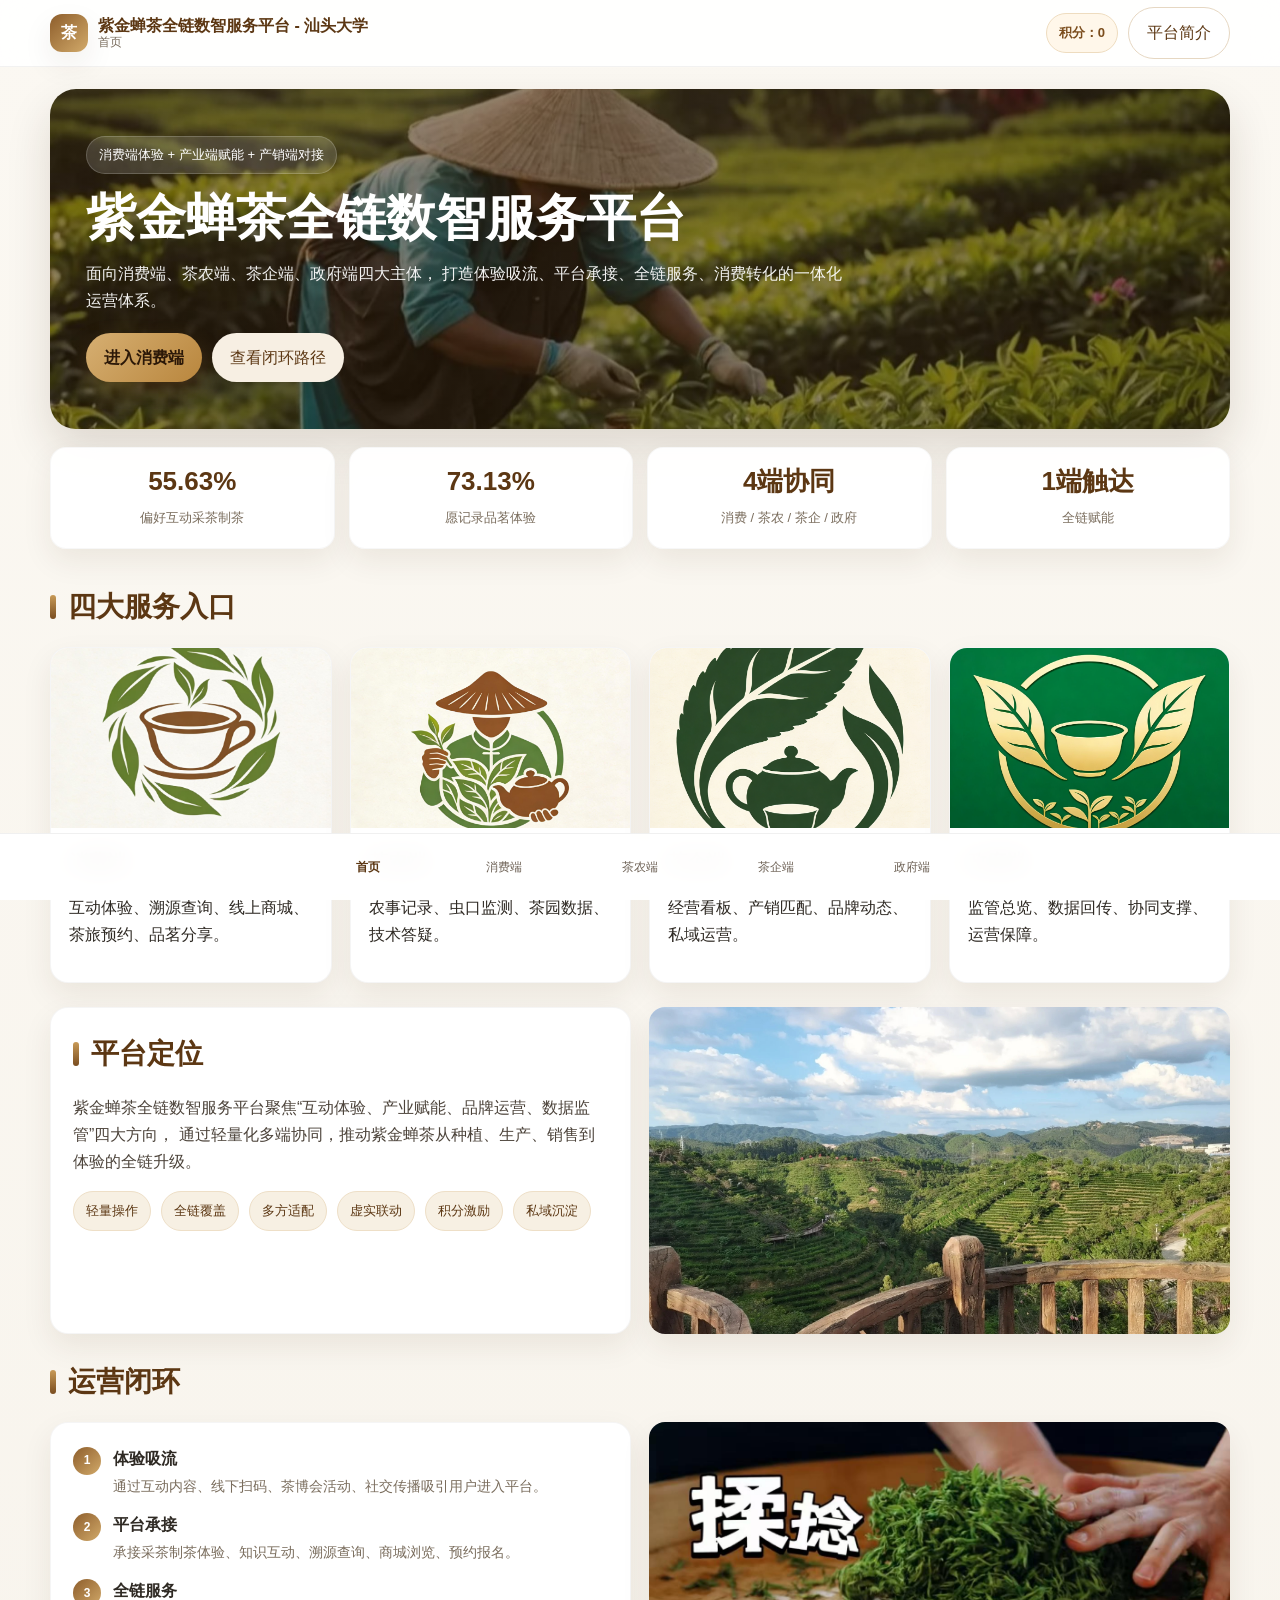
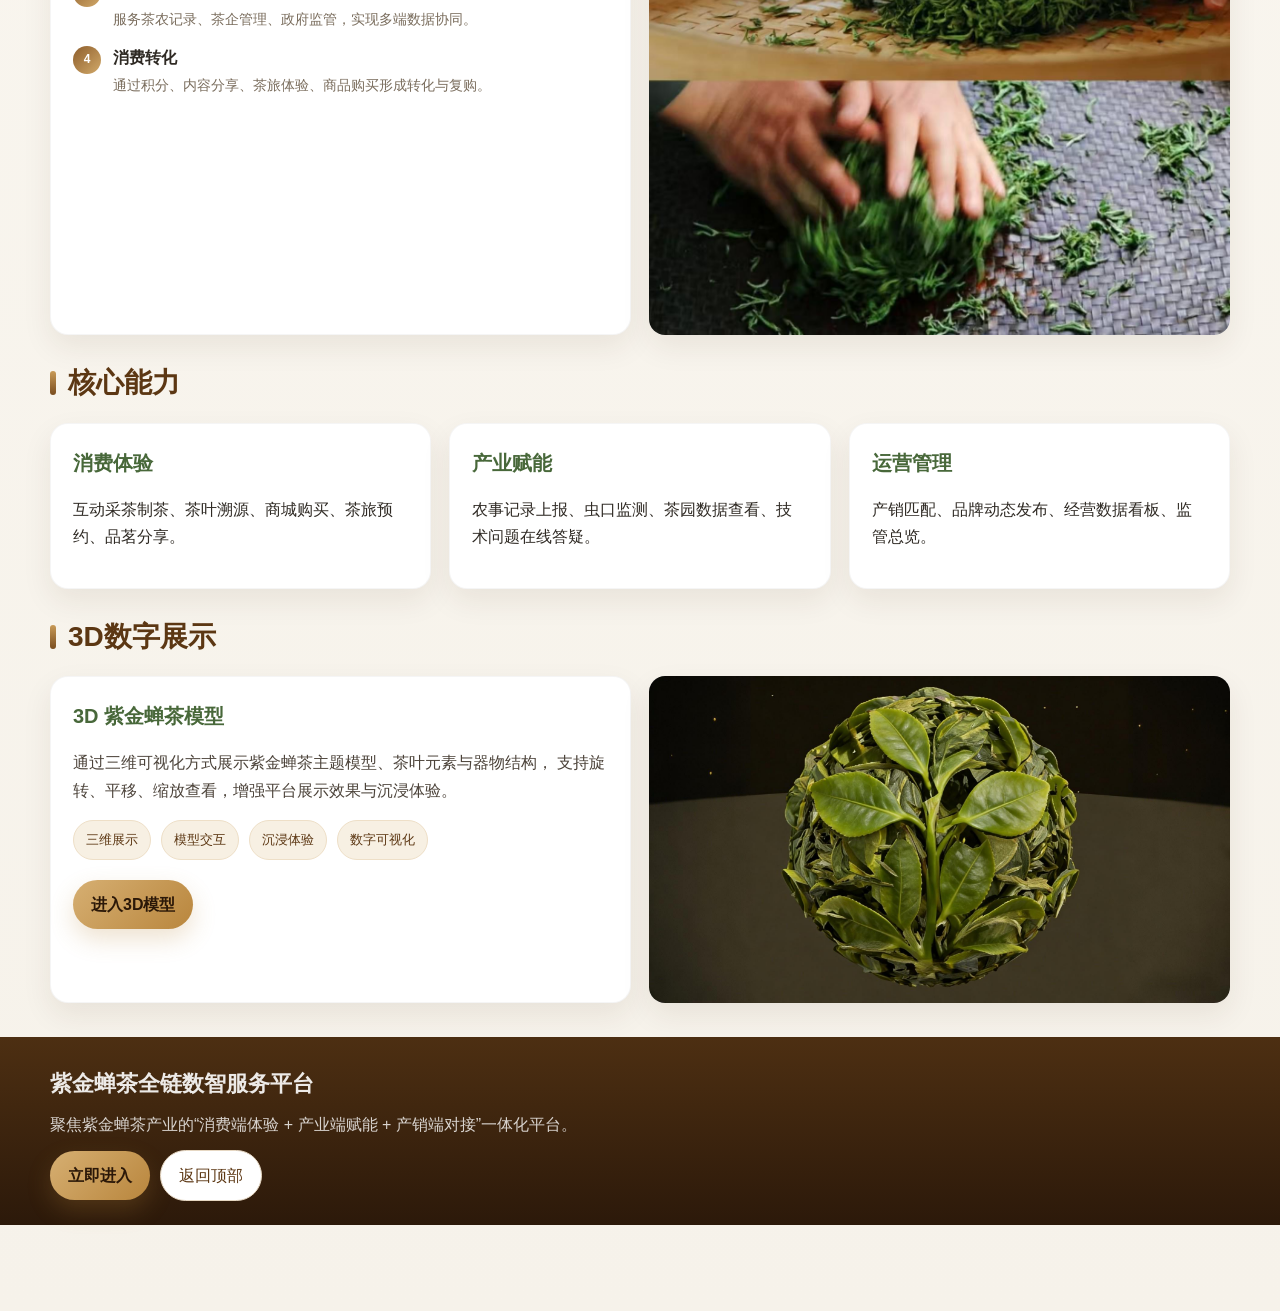
<file: index.html>
<!DOCTYPE html>
<html lang="zh-CN">
<head>
  <meta charset="UTF-8" />
  <meta name="viewport" content="width=device-width, initial-scale=1.0" />
  <title>紫金蝉茶全链数智服务平台 - 汕头大学</title>
  <link rel="stylesheet" href="style.css" />
</head>
<body data-page="home">
  <header class="topbar">
    <div class="topbar-inner">
      <div class="brand">
        <div class="brand-badge">茶</div>
        <div class="brand-text">
          紫金蝉茶全链数智服务平台 - 汕头大学
          <small>首页</small>
        </div>
      </div>
      <div class="top-actions">
        <div class="point-chip">积分：<span class="js-point-value">0</span></div>
        <button class="btn btn-outline" data-open-intro>平台简介</button>
      </div>
    </div>
  </header>

  <main>
    <section class="hero">
      <div class="container">
        <div class="hero-box" style="--hero-image:url('images/banner.jpg')">
          <div class="hero-content">
            <div class="hero-tag">消费端体验 + 产业端赋能 + 产销端对接</div>
            <h1>紫金蝉茶全链数智服务平台</h1>
            <p>
              面向消费端、茶农端、茶企端、政府端四大主体，
              打造体验吸流、平台承接、全链服务、消费转化的一体化运营体系。
            </p>
            <div class="top-actions" style="margin-top:18px;">
              <a class="btn btn-primary" href="consumer.html">进入消费端</a>
              <button class="btn btn-soft" data-home-flow>查看闭环路径</button>
            </div>
          </div>
        </div>

        <div class="stats">
          <div class="stat">
            <strong>55.63%</strong>
            <span>偏好互动采茶制茶</span>
          </div>
          <div class="stat">
            <strong>73.13%</strong>
            <span>愿记录品茗体验</span>
          </div>
          <div class="stat">
            <strong>4端协同</strong>
            <span>消费 / 茶农 / 茶企 / 政府</span>
          </div>
          <div class="stat">
            <strong>1端触达</strong>
            <span>全链赋能</span>
          </div>
        </div>
      </div>
    </section>

    <section class="section">
      <div class="container">
        <div class="section-title">
          <h2>四大服务入口</h2>
        </div>

        <div class="grid-4">
          <a class="portal-card" href="consumer.html">
            <img src="images/consumer.jpg" alt="消费端">
            <div class="portal-body">
              <h3>消费端</h3>
              <p>互动体验、溯源查询、线上商城、茶旅预约、品茗分享。</p>
            </div>
          </a>

          <a class="portal-card" href="farmer.html">
            <img src="images/farmer.jpg" alt="茶农端">
            <div class="portal-body">
              <h3>茶农端</h3>
              <p>农事记录、虫口监测、茶园数据、技术答疑。</p>
            </div>
          </a>

          <a class="portal-card" href="enterprise.html">
            <img src="images/enterprise.jpg" alt="茶企端">
            <div class="portal-body">
              <h3>茶企端</h3>
              <p>经营看板、产销匹配、品牌动态、私域运营。</p>
            </div>
          </a>

          <a class="portal-card" href="government.html">
            <img src="images/government.jpg" alt="政府端">
            <div class="portal-body">
              <h3>政府端</h3>
              <p>监管总览、数据回传、协同支撑、运营保障。</p>
            </div>
          </a>
        </div>
      </div>
    </section>

    <section class="section">
      <div class="container">
        <div class="grid-2">
          <div class="card">
            <div class="section-title">
              <h2>平台定位</h2>
            </div>
            <p class="lead">
              紫金蝉茶全链数智服务平台聚焦“互动体验、产业赋能、品牌运营、数据监管”四大方向，
              通过轻量化多端协同，推动紫金蝉茶从种植、生产、销售到体验的全链升级。
            </p>
            <div class="tag-list">
              <span class="tag">轻量操作</span>
              <span class="tag">全链覆盖</span>
              <span class="tag">多方适配</span>
              <span class="tag">虚实联动</span>
              <span class="tag">积分激励</span>
              <span class="tag">私域沉淀</span>
            </div>
          </div>

          <div class="card-image">
            <img src="images/garden.jpg" alt="茶园生态">
          </div>
        </div>
      </div>
    </section>

    <section class="section">
      <div class="container">
        <div class="section-title">
          <h2>运营闭环</h2>
        </div>

        <div class="grid-2">
          <div class="card">
            <div class="timeline">
              <div class="timeline-item">
                <div class="timeline-dot">1</div>
                <div><strong>体验吸流</strong><br><span class="subtle">通过互动内容、线下扫码、茶博会活动、社交传播吸引用户进入平台。</span></div>
              </div>
              <div class="timeline-item">
                <div class="timeline-dot">2</div>
                <div><strong>平台承接</strong><br><span class="subtle">承接采茶制茶体验、知识互动、溯源查询、商城浏览、预约报名。</span></div>
              </div>
              <div class="timeline-item">
                <div class="timeline-dot">3</div>
                <div><strong>全链服务</strong><br><span class="subtle">服务茶农记录、茶企管理、政府监管，实现多端数据协同。</span></div>
              </div>
              <div class="timeline-item">
                <div class="timeline-dot">4</div>
                <div><strong>消费转化</strong><br><span class="subtle">通过积分、内容分享、茶旅体验、商品购买形成转化与复购。</span></div>
              </div>
            </div>
          </div>

          <div class="card-image">
            <img src="images/process.jpg" alt="制茶工艺">
          </div>
        </div>
      </div>
    </section>

    <section class="section">
      <div class="container">
        <div class="section-title">
          <h2>核心能力</h2>
        </div>

        <div class="grid-3">
          <div class="card">
            <h3 class="mini-title">消费体验</h3>
            <p>互动采茶制茶、茶叶溯源、商城购买、茶旅预约、品茗分享。</p>
          </div>
          <div class="card">
            <h3 class="mini-title">产业赋能</h3>
            <p>农事记录上报、虫口监测、茶园数据查看、技术问题在线答疑。</p>
          </div>
          <div class="card">
            <h3 class="mini-title">运营管理</h3>
            <p>产销匹配、品牌动态发布、经营数据看板、监管总览。</p>
          </div>
        </div>
      </div>
    </section>

    <!-- 新增：3D模型展示入口 -->
    <section class="section">
      <div class="container">
        <div class="section-title">
          <h2>3D数字展示</h2>
        </div>

        <div class="grid-2">
          <div class="card">
            <h3 class="mini-title">3D 紫金蝉茶模型</h3>
            <p class="lead">
              通过三维可视化方式展示紫金蝉茶主题模型、茶叶元素与器物结构，
              支持旋转、平移、缩放查看，增强平台展示效果与沉浸体验。
            </p>
            <div class="tag-list">
              <span class="tag">三维展示</span>
              <span class="tag">模型交互</span>
              <span class="tag">沉浸体验</span>
              <span class="tag">数字可视化</span>
            </div>
            <div class="top-actions" style="margin-top:20px;">
              <a class="btn btn-primary" href="model.html">进入3D模型</a>
            </div>
          </div>

          <div class="card-image">
            <img src="images/model-cover.jpg" alt="3D紫金蝉茶模型">
          </div>
        </div>
      </div>
    </section>
  </main>

  <footer class="footer">
    <div class="container">
      <div class="footer-title">紫金蝉茶全链数智服务平台</div>
      <p>聚焦紫金蝉茶产业的“消费端体验 + 产业端赋能 + 产销端对接”一体化平台。</p>
      <div class="top-actions" style="margin-top:12px;">
        <a class="btn btn-primary" href="consumer.html">立即进入</a>
        <button class="btn btn-outline" data-scroll-top>返回顶部</button>
      </div>
    </div>
  </footer>

  <nav class="tabbar">
    <div class="tabbar-inner">
      <a href="index.html" class="active">首页</a>
      <a href="consumer.html">消费端</a>
      <a href="farmer.html">茶农端</a>
      <a href="enterprise.html">茶企端</a>
      <a href="government.html">政府端</a>
    </div>
  </nav>

  <div class="toast" id="toast"></div>

  <div class="modal" id="modal">
    <div class="modal-card">
      <div class="modal-head">
        <strong id="modalTitle">提示</strong>
        <button class="modal-close" id="modalClose">×</button>
      </div>
      <div class="modal-body" id="modalBody"></div>
    </div>
  </div>

  <script src="app.js"></script>
</body>
</html>
</file>
<file: style.css>
:root {
  --bg: #f6f2ea;
  --card: #ffffff;
  --text: #2f2a24;
  --muted: #7a6d5d;
  --line: #eadfce;
  --primary: #7a4d1f;
  --primary-dark: #5c3713;
  --accent: #c89a57;
  --green: #48683a;
  --green-soft: #edf5e8;
  --gold-soft: #f8f1e5;
  --danger: #b65942;
  --shadow: 0 12px 30px rgba(68, 44, 18, 0.08);
  --radius: 18px;
  --max: 1180px;
}

* {
  box-sizing: border-box;
}

html {
  scroll-behavior: smooth;
}

body {
  margin: 0;
  font-family: "Microsoft YaHei", "PingFang SC", Arial, sans-serif;
  background: linear-gradient(180deg, #fbf8f2, #f6f2ea);
  color: var(--text);
  line-height: 1.7;
  padding-bottom: 86px;
}

img {
  max-width: 100%;
  display: block;
}

a {
  text-decoration: none;
  color: inherit;
}

button,
input,
select,
textarea {
  font: inherit;
}

.container {
  width: min(94%, var(--max));
  margin: 0 auto;
}

/* 顶部 */
.topbar {
  position: sticky;
  top: 0;
  z-index: 100;
  backdrop-filter: blur(12px);
  background: rgba(255, 255, 255, 0.88);
  border-bottom: 1px solid rgba(0, 0, 0, 0.05);
}

.topbar-inner {
  min-height: 66px;
  display: flex;
  align-items: center;
  justify-content: space-between;
  gap: 16px;
  width: min(94%, var(--max));
  margin: 0 auto;
}

.brand {
  display: flex;
  align-items: center;
  gap: 10px;
  white-space: nowrap;
}

.brand-badge {
  width: 38px;
  height: 38px;
  border-radius: 12px;
  background: linear-gradient(135deg, #8d5d2b, #d2aa6a);
  color: #fff;
  display: grid;
  place-items: center;
  font-weight: 700;
  box-shadow: var(--shadow);
}

.brand-text {
  display: flex;
  flex-direction: column;
  line-height: 1.2;
  color: var(--primary-dark);
  font-weight: 700;
}

.brand-text small {
  font-weight: 400;
  color: var(--muted);
  font-size: 12px;
}

.top-actions {
  display: flex;
  align-items: center;
  gap: 10px;
  flex-wrap: wrap;
}

.point-chip {
  background: #fff7ea;
  color: #7b4d1d;
  border: 1px solid #eedcbf;
  border-radius: 999px;
  padding: 8px 12px;
  font-size: 13px;
  font-weight: 700;
}

.btn {
  border: 0;
  cursor: pointer;
  border-radius: 999px;
  padding: 11px 18px;
  transition: 0.25s;
  display: inline-flex;
  align-items: center;
  justify-content: center;
  gap: 8px;
}

.btn:hover {
  transform: translateY(-1px);
}

.btn-primary {
  background: linear-gradient(135deg, #d6af72, #b9863d);
  color: #2b1808;
  font-weight: 700;
  box-shadow: 0 10px 24px rgba(185, 134, 60, 0.24);
}

.btn-outline {
  background: #fff;
  color: var(--primary-dark);
  border: 1px solid #e6d7c2;
}

.btn-soft {
  background: #f7efe3;
  color: var(--primary-dark);
}

.btn-block {
  width: 100%;
}

/* hero */
.hero {
  padding: 22px 0 10px;
}

.hero-box {
  min-height: 340px;
  border-radius: 26px;
  overflow: hidden;
  box-shadow: 0 20px 45px rgba(53, 31, 10, 0.14);
  background:
    linear-gradient(rgba(49, 31, 12, 0.52), rgba(49, 31, 12, 0.52)),
    var(--hero-image) center/cover no-repeat;
  color: #fff;
  display: flex;
  align-items: center;
}

.hero-content {
  width: 100%;
  padding: 36px;
}

.hero-tag {
  display: inline-flex;
  padding: 7px 12px;
  border-radius: 999px;
  background: rgba(255,255,255,.14);
  border: 1px solid rgba(255,255,255,.18);
  font-size: 13px;
  margin-bottom: 14px;
}

.hero h1 {
  margin: 0 0 12px;
  font-size: clamp(30px, 5vw, 50px);
  line-height: 1.2;
}

.hero p {
  margin: 0;
  max-width: 760px;
  color: rgba(255,255,255,.94);
}

/* 统计 */
.stats {
  margin-top: 18px;
  display: grid;
  grid-template-columns: repeat(4, 1fr);
  gap: 14px;
}

.stat {
  background: rgba(255,255,255,.95);
  border-radius: 16px;
  padding: 18px 16px;
  box-shadow: var(--shadow);
  border: 1px solid rgba(0,0,0,.03);
  text-align: center;
}

.stat strong {
  display: block;
  color: var(--primary-dark);
  font-size: 26px;
  line-height: 1.2;
  margin-bottom: 6px;
}

.stat span {
  color: var(--muted);
  font-size: 13px;
}

/* section */
.section {
  padding: 24px 0 0;
}

.section-title {
  display: flex;
  align-items: center;
  gap: 12px;
  margin: 0 0 16px;
}

.section-title::before {
  content: "";
  width: 6px;
  height: 24px;
  border-radius: 999px;
  background: linear-gradient(180deg, var(--accent), var(--primary));
}

.section-title h2 {
  margin: 0;
  color: var(--primary-dark);
  font-size: 28px;
}

.card {
  background: var(--card);
  border: 1px solid rgba(0,0,0,.04);
  border-radius: var(--radius);
  box-shadow: var(--shadow);
  padding: 22px;
}

.card-image {
  border-radius: 16px;
  overflow: hidden;
  box-shadow: var(--shadow);
  background: #fff;
}

.card-image img {
  width: 100%;
  height: 100%;
  object-fit: cover;
}

.grid-2 {
  display: grid;
  grid-template-columns: 1fr 1fr;
  gap: 18px;
}

.grid-3 {
  display: grid;
  grid-template-columns: repeat(3, 1fr);
  gap: 18px;
}

.grid-4 {
  display: grid;
  grid-template-columns: repeat(4, 1fr);
  gap: 18px;
}

.lead {
  color: #4c433a;
  font-size: 16px;
}

.tag-list,
.pill-row {
  display: flex;
  gap: 10px;
  flex-wrap: wrap;
  margin-top: 12px;
}

.tag,
.pill {
  padding: 8px 12px;
  background: #f7f0e3;
  color: var(--primary-dark);
  border-radius: 999px;
  font-size: 13px;
  border: 1px solid #eedfc7;
}

.mini-title {
  margin: 0 0 12px;
  color: var(--green);
  font-size: 20px;
}

.subtle {
  color: var(--muted);
  font-size: 14px;
}

/* 门户卡 */
.portal-card {
  background: #fff;
  border-radius: 18px;
  overflow: hidden;
  box-shadow: var(--shadow);
  border: 1px solid rgba(0,0,0,.04);
  transition: 0.25s;
}

.portal-card:hover {
  transform: translateY(-3px);
}

.portal-card img {
  width: 100%;
  height: 180px;
  object-fit: cover;
}

.portal-body {
  padding: 18px;
}

.portal-body h3 {
  margin: 0 0 8px;
  color: var(--primary-dark);
}

/* 流程/时间线 */
.timeline {
  display: grid;
  gap: 12px;
}

.timeline-item {
  display: grid;
  grid-template-columns: 28px 1fr;
  gap: 12px;
  align-items: start;
}

.timeline-dot {
  width: 28px;
  height: 28px;
  border-radius: 50%;
  display: grid;
  place-items: center;
  background: linear-gradient(135deg, #8d5d2b, #d2aa6a);
  color: #fff;
  font-size: 12px;
  font-weight: 700;
  margin-top: 2px;
}

/* 表单 */
.form-row {
  display: grid;
  grid-template-columns: 1fr 1fr;
  gap: 12px;
}

.field {
  display: grid;
  gap: 8px;
  margin-bottom: 12px;
}

.field label {
  font-size: 14px;
  color: #5d5247;
  font-weight: 700;
}

.input,
.select,
.textarea {
  width: 100%;
  border: 1px solid #e6dccf;
  border-radius: 12px;
  padding: 12px 14px;
  background: #fff;
  color: var(--text);
  outline: none;
  transition: 0.2s;
}

.input:focus,
.select:focus,
.textarea:focus {
  border-color: #c89a57;
  box-shadow: 0 0 0 4px rgba(200,154,87,.12);
}

.textarea {
  min-height: 110px;
  resize: vertical;
}

/* 互动 */
.step-row {
  display: flex;
  gap: 10px;
  flex-wrap: wrap;
  margin-bottom: 14px;
}

.step-btn {
  border: 1px solid #ead8c0;
  background: #fff;
  color: var(--primary-dark);
  border-radius: 12px;
  padding: 10px 12px;
  cursor: pointer;
  transition: 0.2s;
}

.step-btn.done {
  background: #f8ecd8;
  border-color: #ddb578;
  color: #5f3912;
  font-weight: 700;
}

.progress {
  width: 100%;
  height: 12px;
  border-radius: 999px;
  background: #f0e7db;
  overflow: hidden;
  margin: 12px 0 10px;
}

.progress-bar {
  height: 100%;
  width: 0%;
  background: linear-gradient(90deg, #9f6d31, #d8ad6d);
  transition: 0.3s;
}

.result-box {
  margin-top: 14px;
  padding: 14px;
  border-radius: 14px;
  background: #fbf6ee;
  border: 1px solid #f0e5d5;
  color: #5b4d40;
  min-height: 54px;
}

.quiz-options {
  display: grid;
  gap: 10px;
  margin-top: 14px;
}

.quiz-option {
  border: 1px solid #eadfce;
  background: #fff;
  color: var(--text);
  border-radius: 12px;
  padding: 12px 14px;
  text-align: left;
  cursor: pointer;
}

.quiz-option:hover {
  border-color: #d8b485;
  background: #fffaf3;
}

.trace-box {
  background: linear-gradient(180deg, #fdf9f2, #fff);
  border: 1px solid #f0e6d5;
  padding: 16px;
  border-radius: 16px;
}

/* 商品 */
.product {
  border: 1px solid #efe3d4;
  border-radius: 16px;
  overflow: hidden;
  background: #fff;
}

.product img {
  width: 100%;
  height: 180px;
  object-fit: cover;
}

.product-body {
  padding: 14px 16px 16px;
}

.price {
  color: var(--danger);
  font-size: 22px;
  font-weight: 800;
  line-height: 1.2;
  margin: 10px 0 6px;
}

/* 列表 */
.feed-list,
.record-list,
.news-list,
.qa-list,
.gov-list {
  display: grid;
  gap: 12px;
  margin-top: 12px;
}

.feed-item,
.record-item,
.news-item,
.qa-item {
  border: 1px solid #efe4d3;
  background: #fffaf4;
  border-radius: 14px;
  padding: 14px;
}

.feed-meta,
.record-meta,
.news-meta {
  color: var(--muted);
  font-size: 12px;
  margin-bottom: 6px;
}

.empty {
  color: var(--muted);
  font-size: 14px;
  padding: 12px 0;
}

/* 监测卡 */
.sensor-grid {
  display: grid;
  grid-template-columns: repeat(4, 1fr);
  gap: 12px;
}

.sensor {
  background: var(--green-soft);
  border: 1px solid #dcebd4;
  border-radius: 16px;
  padding: 16px;
  text-align: center;
}

.sensor strong {
  display: block;
  color: var(--green);
  font-size: 22px;
  margin-bottom: 6px;
}

/* 指标 */
.metric-grid {
  display: grid;
  grid-template-columns: repeat(4, 1fr);
  gap: 12px;
}

.metric {
  background: var(--gold-soft);
  border: 1px solid #efe0c6;
  border-radius: 16px;
  padding: 16px;
}

.metric strong {
  display: block;
  color: var(--primary-dark);
  font-size: 24px;
  margin-bottom: 4px;
}

.bar-list {
  display: grid;
  gap: 12px;
  margin-top: 14px;
}

.bar-item {
  display: grid;
  grid-template-columns: 90px 1fr 48px;
  gap: 12px;
  align-items: center;
}

.bar-track {
  height: 12px;
  background: #f0e7dc;
  border-radius: 999px;
  overflow: hidden;
}

.bar-fill {
  height: 100%;
  background: linear-gradient(90deg, #8d5d2b, #d1a664);
  border-radius: 999px;
}

/* 政府状态 */
.gov-item {
  display: flex;
  align-items: flex-start;
  justify-content: space-between;
  gap: 12px;
  padding: 14px;
  border-radius: 14px;
  border: 1px solid #efe3d3;
  background: #fff;
}

.status {
  padding: 6px 10px;
  border-radius: 999px;
  font-size: 12px;
  white-space: nowrap;
  font-weight: 700;
}

.status.ok {
  background: #ebf7e8;
  color: #2e6c2f;
}

.status.warn {
  background: #fff3df;
  color: #9c6b1f;
}

.status.wait {
  background: #f1eff9;
  color: #6250a5;
}

/* 页脚 */
.footer {
  margin-top: 34px;
  padding: 28px 0 24px;
  background: linear-gradient(180deg, #4d2f12, #2c190a);
  color: rgba(255,255,255,.9);
}

.footer p {
  margin: 8px 0;
  color: rgba(255,255,255,.8);
}

.footer-title {
  font-size: 22px;
  font-weight: 700;
}

/* 底部tab */
.tabbar {
  position: fixed;
  left: 0;
  right: 0;
  bottom: 0;
  z-index: 120;
  background: rgba(255,255,255,.95);
  backdrop-filter: blur(14px);
  border-top: 1px solid rgba(0,0,0,.06);
}

.tabbar-inner {
  width: min(100%, 680px);
  margin: 0 auto;
  display: grid;
  grid-template-columns: repeat(5, 1fr);
}

.tabbar a {
  display: grid;
  place-items: center;
  min-height: 66px;
  font-size: 12px;
  color: #6e6256;
}

.tabbar a.active {
  color: var(--primary-dark);
  font-weight: 700;
}

/* 弹窗 */
.toast {
  position: fixed;
  left: 50%;
  bottom: 92px;
  transform: translateX(-50%) translateY(16px);
  background: rgba(37, 24, 11, .92);
  color: #fff;
  padding: 12px 16px;
  border-radius: 999px;
  font-size: 14px;
  opacity: 0;
  pointer-events: none;
  transition: .25s;
  z-index: 9999;
  max-width: 90%;
  text-align: center;
}

.toast.show {
  opacity: 1;
  transform: translateX(-50%) translateY(0);
}

.modal {
  position: fixed;
  inset: 0;
  background: rgba(24,17,10,.48);
  display: none;
  align-items: center;
  justify-content: center;
  padding: 18px;
  z-index: 999;
}

.modal.show {
  display: flex;
}

.modal-card {
  width: min(92vw, 720px);
  background: #fff;
  border-radius: 20px;
  box-shadow: 0 24px 60px rgba(0,0,0,.22);
  overflow: hidden;
}

.modal-head {
  padding: 18px 20px;
  background: linear-gradient(135deg, #7b4e1f, #b98743);
  color: #fff;
  display: flex;
  justify-content: space-between;
  gap: 10px;
  align-items: center;
}

.modal-body {
  padding: 20px;
  color: #4f453c;
}

.modal-close {
  background: rgba(255,255,255,.16);
  border: 0;
  color: #fff;
  width: 34px;
  height: 34px;
  border-radius: 50%;
  cursor: pointer;
  font-size: 18px;
}

@media (max-width: 960px) {
  .grid-2,
  .grid-3,
  .grid-4 {
    grid-template-columns: 1fr;
  }

  .stats,
  .metric-grid,
  .sensor-grid {
    grid-template-columns: repeat(2, 1fr);
  }
}

@media (max-width: 720px) {
  .topbar-inner {
    flex-direction: column;
    align-items: flex-start;
    padding: 10px 0;
  }

  .hero-content {
    padding: 22px;
  }

  .hero-box {
    min-height: 280px;
  }

  .stats,
  .metric-grid,
  .sensor-grid,
  .form-row {
    grid-template-columns: 1fr;
  }

  .section-title h2 {
    font-size: 24px;
  }

  .bar-item {
    grid-template-columns: 72px 1fr 38px;
    gap: 8px;
    font-size: 13px;
  }
}
</file>
